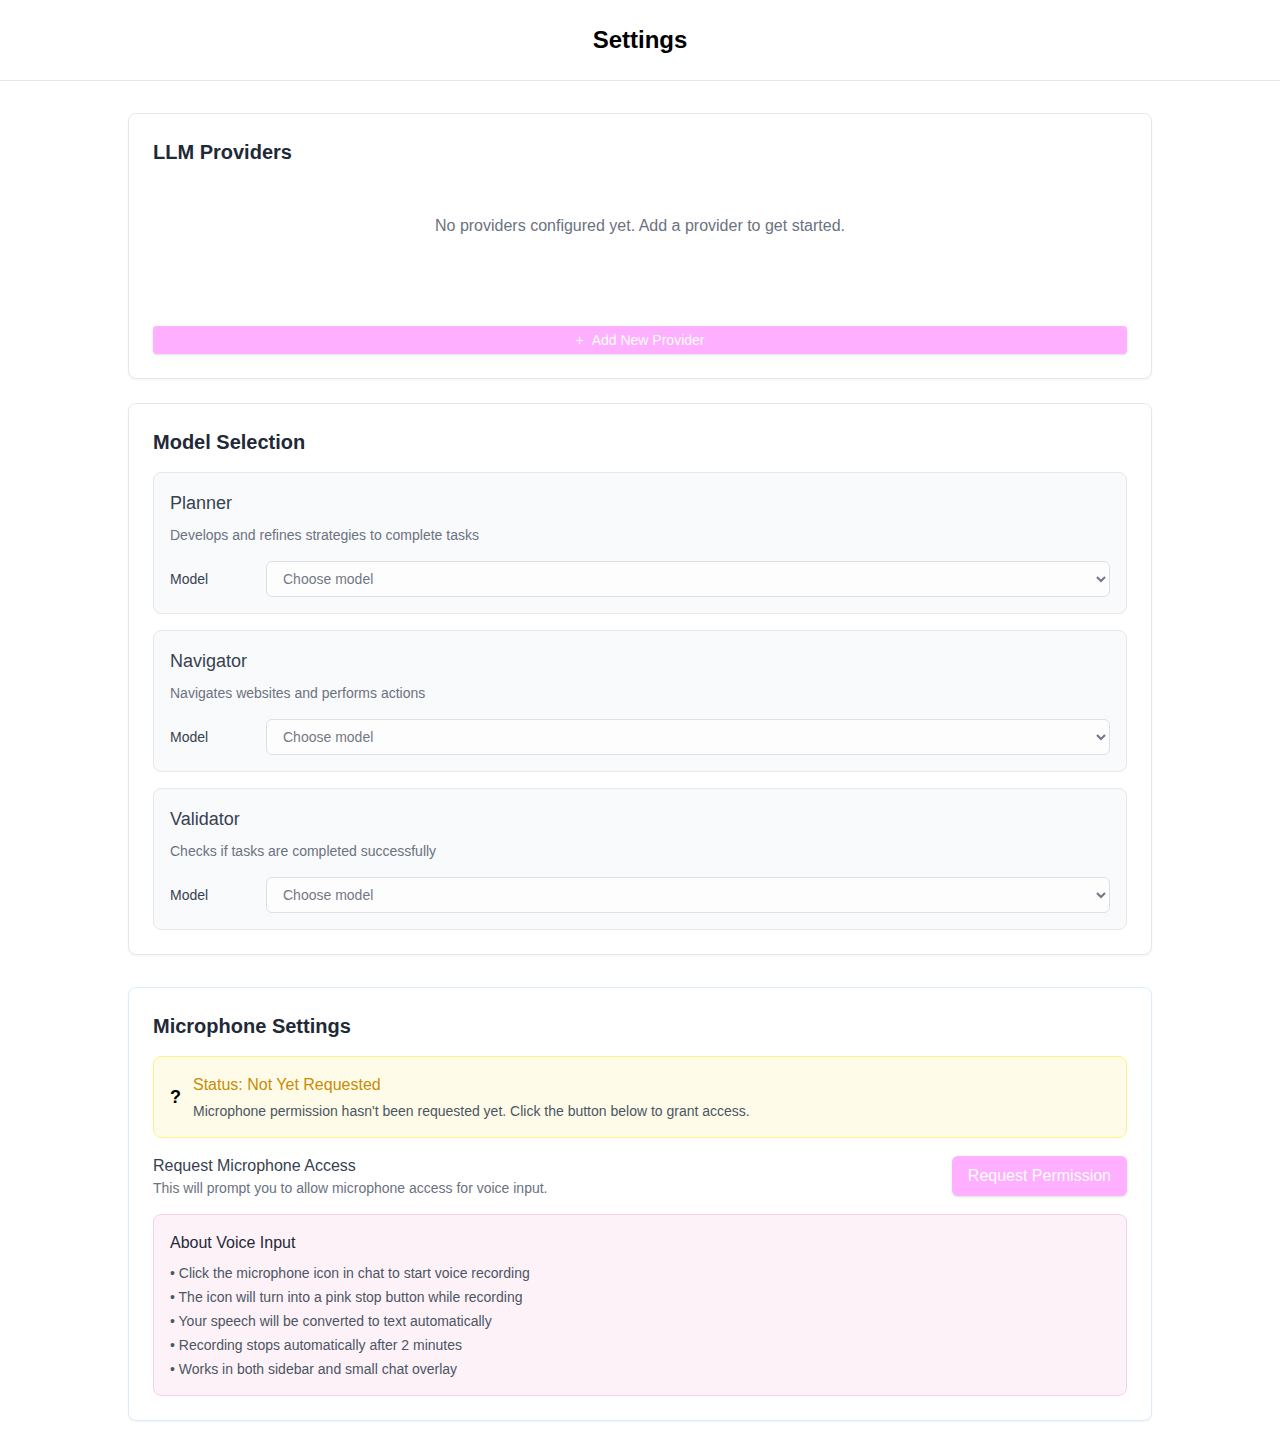
<file: options/index.html>
<!doctype html>
<html lang="en">
  <head>
    <meta charset="UTF-8" />
    <title>Options</title>
    <script type="module" crossorigin src="./assets/index-DQL1EUCe.js"></script>
    <link rel="stylesheet" crossorigin href="./assets/index-CjXLhO7X.css">
  </head>

  <body>
    <div id="app-container"></div>
  </body>
</html>
</file>
<file: options/assets/index-CjXLhO7X.css>
body{margin:0;font-family:-apple-system,BlinkMacSystemFont,Segoe UI,Roboto,Oxygen,Ubuntu,Cantarell,Fira Sans,Droid Sans,Helvetica Neue,sans-serif;-webkit-font-smoothing:antialiased;-moz-osx-font-smoothing:grayscale}*,:before,:after{--tw-border-spacing-x: 0;--tw-border-spacing-y: 0;--tw-translate-x: 0;--tw-translate-y: 0;--tw-rotate: 0;--tw-skew-x: 0;--tw-skew-y: 0;--tw-scale-x: 1;--tw-scale-y: 1;--tw-pan-x: ;--tw-pan-y: ;--tw-pinch-zoom: ;--tw-scroll-snap-strictness: proximity;--tw-gradient-from-position: ;--tw-gradient-via-position: ;--tw-gradient-to-position: ;--tw-ordinal: ;--tw-slashed-zero: ;--tw-numeric-figure: ;--tw-numeric-spacing: ;--tw-numeric-fraction: ;--tw-ring-inset: ;--tw-ring-offset-width: 0px;--tw-ring-offset-color: #fff;--tw-ring-color: rgb(59 130 246 / .5);--tw-ring-offset-shadow: 0 0 #0000;--tw-ring-shadow: 0 0 #0000;--tw-shadow: 0 0 #0000;--tw-shadow-colored: 0 0 #0000;--tw-blur: ;--tw-brightness: ;--tw-contrast: ;--tw-grayscale: ;--tw-hue-rotate: ;--tw-invert: ;--tw-saturate: ;--tw-sepia: ;--tw-drop-shadow: ;--tw-backdrop-blur: ;--tw-backdrop-brightness: ;--tw-backdrop-contrast: ;--tw-backdrop-grayscale: ;--tw-backdrop-hue-rotate: ;--tw-backdrop-invert: ;--tw-backdrop-opacity: ;--tw-backdrop-saturate: ;--tw-backdrop-sepia: ;--tw-contain-size: ;--tw-contain-layout: ;--tw-contain-paint: ;--tw-contain-style: }::backdrop{--tw-border-spacing-x: 0;--tw-border-spacing-y: 0;--tw-translate-x: 0;--tw-translate-y: 0;--tw-rotate: 0;--tw-skew-x: 0;--tw-skew-y: 0;--tw-scale-x: 1;--tw-scale-y: 1;--tw-pan-x: ;--tw-pan-y: ;--tw-pinch-zoom: ;--tw-scroll-snap-strictness: proximity;--tw-gradient-from-position: ;--tw-gradient-via-position: ;--tw-gradient-to-position: ;--tw-ordinal: ;--tw-slashed-zero: ;--tw-numeric-figure: ;--tw-numeric-spacing: ;--tw-numeric-fraction: ;--tw-ring-inset: ;--tw-ring-offset-width: 0px;--tw-ring-offset-color: #fff;--tw-ring-color: rgb(59 130 246 / .5);--tw-ring-offset-shadow: 0 0 #0000;--tw-ring-shadow: 0 0 #0000;--tw-shadow: 0 0 #0000;--tw-shadow-colored: 0 0 #0000;--tw-blur: ;--tw-brightness: ;--tw-contrast: ;--tw-grayscale: ;--tw-hue-rotate: ;--tw-invert: ;--tw-saturate: ;--tw-sepia: ;--tw-drop-shadow: ;--tw-backdrop-blur: ;--tw-backdrop-brightness: ;--tw-backdrop-contrast: ;--tw-backdrop-grayscale: ;--tw-backdrop-hue-rotate: ;--tw-backdrop-invert: ;--tw-backdrop-opacity: ;--tw-backdrop-saturate: ;--tw-backdrop-sepia: ;--tw-contain-size: ;--tw-contain-layout: ;--tw-contain-paint: ;--tw-contain-style: }*,:before,:after{box-sizing:border-box;border-width:0;border-style:solid;border-color:#e5e7eb}:before,:after{--tw-content: ""}html,:host{line-height:1.5;-webkit-text-size-adjust:100%;-moz-tab-size:4;-o-tab-size:4;tab-size:4;font-family:ui-sans-serif,system-ui,sans-serif,"Apple Color Emoji","Segoe UI Emoji",Segoe UI Symbol,"Noto Color Emoji";font-feature-settings:normal;font-variation-settings:normal;-webkit-tap-highlight-color:transparent}body{margin:0;line-height:inherit}hr{height:0;color:inherit;border-top-width:1px}abbr:where([title]){-webkit-text-decoration:underline dotted;text-decoration:underline dotted}h1,h2,h3,h4,h5,h6{font-size:inherit;font-weight:inherit}a{color:inherit;text-decoration:inherit}b,strong{font-weight:bolder}code,kbd,samp,pre{font-family:ui-monospace,SFMono-Regular,Menlo,Monaco,Consolas,Liberation Mono,Courier New,monospace;font-feature-settings:normal;font-variation-settings:normal;font-size:1em}small{font-size:80%}sub,sup{font-size:75%;line-height:0;position:relative;vertical-align:baseline}sub{bottom:-.25em}sup{top:-.5em}table{text-indent:0;border-color:inherit;border-collapse:collapse}button,input,optgroup,select,textarea{font-family:inherit;font-feature-settings:inherit;font-variation-settings:inherit;font-size:100%;font-weight:inherit;line-height:inherit;letter-spacing:inherit;color:inherit;margin:0;padding:0}button,select{text-transform:none}button,input:where([type=button]),input:where([type=reset]),input:where([type=submit]){-webkit-appearance:button;background-color:transparent;background-image:none}:-moz-focusring{outline:auto}:-moz-ui-invalid{box-shadow:none}progress{vertical-align:baseline}::-webkit-inner-spin-button,::-webkit-outer-spin-button{height:auto}[type=search]{-webkit-appearance:textfield;outline-offset:-2px}::-webkit-search-decoration{-webkit-appearance:none}::-webkit-file-upload-button{-webkit-appearance:button;font:inherit}summary{display:list-item}blockquote,dl,dd,h1,h2,h3,h4,h5,h6,hr,figure,p,pre{margin:0}fieldset{margin:0;padding:0}legend{padding:0}ol,ul,menu{list-style:none;margin:0;padding:0}dialog{padding:0}textarea{resize:vertical}input::-moz-placeholder,textarea::-moz-placeholder{opacity:1;color:#9ca3af}input::placeholder,textarea::placeholder{opacity:1;color:#9ca3af}button,[role=button]{cursor:pointer}:disabled{cursor:default}img,svg,video,canvas,audio,iframe,embed,object{display:block;vertical-align:middle}img,video{max-width:100%;height:auto}[hidden]:where(:not([hidden=until-found])){display:none}.visible{visibility:visible}.absolute{position:absolute}.relative{position:relative}.right-2{right:.5rem}.top-1\/2{top:50%}.z-10{z-index:10}.mx-auto{margin-left:auto;margin-right:auto}.mb-2{margin-bottom:.5rem}.mb-4{margin-bottom:1rem}.ml-1{margin-left:.25rem}.ml-20{margin-left:5rem}.ml-4{margin-left:1rem}.mr-2{margin-right:.5rem}.mt-1{margin-top:.25rem}.mt-2{margin-top:.5rem}.mt-4{margin-top:1rem}.block{display:block}.flex{display:flex}.size-5{width:1.25rem;height:1.25rem}.min-h-\[42px\]{min-height:42px}.min-h-screen{min-height:100vh}.w-20{width:5rem}.w-24{width:6rem}.w-full{width:100%}.min-w-\[150px\]{min-width:150px}.min-w-\[768px\]{min-width:768px}.max-w-screen-lg{max-width:1024px}.flex-1{flex:1 1 0%}.flex-shrink-0{flex-shrink:0}.-translate-y-1\/2{--tw-translate-y: -50%;transform:translate(var(--tw-translate-x),var(--tw-translate-y)) rotate(var(--tw-rotate)) skew(var(--tw-skew-x)) skewY(var(--tw-skew-y)) scaleX(var(--tw-scale-x)) scaleY(var(--tw-scale-y))}.scale-105{--tw-scale-x: 1.05;--tw-scale-y: 1.05;transform:translate(var(--tw-translate-x),var(--tw-translate-y)) rotate(var(--tw-rotate)) skew(var(--tw-skew-x)) skewY(var(--tw-skew-y)) scaleX(var(--tw-scale-x)) scaleY(var(--tw-scale-y))}.cursor-not-allowed{cursor:not-allowed}.flex-col{flex-direction:column}.flex-wrap{flex-wrap:wrap}.items-start{align-items:flex-start}.items-center{align-items:center}.justify-center{justify-content:center}.justify-between{justify-content:space-between}.gap-2{gap:.5rem}.space-x-2>:not([hidden])~:not([hidden]){--tw-space-x-reverse: 0;margin-right:calc(.5rem * var(--tw-space-x-reverse));margin-left:calc(.5rem * calc(1 - var(--tw-space-x-reverse)))}.space-x-3>:not([hidden])~:not([hidden]){--tw-space-x-reverse: 0;margin-right:calc(.75rem * var(--tw-space-x-reverse));margin-left:calc(.75rem * calc(1 - var(--tw-space-x-reverse)))}.space-y-1>:not([hidden])~:not([hidden]){--tw-space-y-reverse: 0;margin-top:calc(.25rem * calc(1 - var(--tw-space-y-reverse)));margin-bottom:calc(.25rem * var(--tw-space-y-reverse))}.space-y-2>:not([hidden])~:not([hidden]){--tw-space-y-reverse: 0;margin-top:calc(.5rem * calc(1 - var(--tw-space-y-reverse)));margin-bottom:calc(.5rem * var(--tw-space-y-reverse))}.space-y-3>:not([hidden])~:not([hidden]){--tw-space-y-reverse: 0;margin-top:calc(.75rem * calc(1 - var(--tw-space-y-reverse)));margin-bottom:calc(.75rem * var(--tw-space-y-reverse))}.space-y-4>:not([hidden])~:not([hidden]){--tw-space-y-reverse: 0;margin-top:calc(1rem * calc(1 - var(--tw-space-y-reverse)));margin-bottom:calc(1rem * var(--tw-space-y-reverse))}.space-y-6>:not([hidden])~:not([hidden]){--tw-space-y-reverse: 0;margin-top:calc(1.5rem * calc(1 - var(--tw-space-y-reverse)));margin-bottom:calc(1.5rem * var(--tw-space-y-reverse))}.space-y-8>:not([hidden])~:not([hidden]){--tw-space-y-reverse: 0;margin-top:calc(2rem * calc(1 - var(--tw-space-y-reverse)));margin-bottom:calc(2rem * var(--tw-space-y-reverse))}.overflow-hidden{overflow:hidden}.break-words{overflow-wrap:break-word}.rounded{border-radius:.25rem}.rounded-full{border-radius:9999px}.rounded-lg{border-radius:.5rem}.rounded-md{border-radius:.375rem}.border{border-width:1px}.border-b{border-bottom-width:1px}.border-t{border-top-width:1px}.border-none{border-style:none}.border-blue-100{--tw-border-opacity: 1;border-color:rgb(219 234 254 / var(--tw-border-opacity, 1))}.border-gray-200{--tw-border-opacity: 1;border-color:rgb(229 231 235 / var(--tw-border-opacity, 1))}.border-gray-300{--tw-border-opacity: 1;border-color:rgb(209 213 219 / var(--tw-border-opacity, 1))}.border-gray-600{--tw-border-opacity: 1;border-color:rgb(75 85 99 / var(--tw-border-opacity, 1))}.border-gray-700{--tw-border-opacity: 1;border-color:rgb(55 65 81 / var(--tw-border-opacity, 1))}.border-gray-800{--tw-border-opacity: 1;border-color:rgb(31 41 55 / var(--tw-border-opacity, 1))}.border-green-200{--tw-border-opacity: 1;border-color:rgb(187 247 208 / var(--tw-border-opacity, 1))}.border-pink-100{--tw-border-opacity: 1;border-color:rgb(252 231 243 / var(--tw-border-opacity, 1))}.border-pink-200{--tw-border-opacity: 1;border-color:rgb(251 207 232 / var(--tw-border-opacity, 1))}.border-pink-700{--tw-border-opacity: 1;border-color:rgb(190 24 93 / var(--tw-border-opacity, 1))}.border-red-200{--tw-border-opacity: 1;border-color:rgb(254 202 202 / var(--tw-border-opacity, 1))}.border-red-300{--tw-border-opacity: 1;border-color:rgb(252 165 165 / var(--tw-border-opacity, 1))}.border-red-700{--tw-border-opacity: 1;border-color:rgb(185 28 28 / var(--tw-border-opacity, 1))}.border-slate-600{--tw-border-opacity: 1;border-color:rgb(71 85 105 / var(--tw-border-opacity, 1))}.border-slate-700{--tw-border-opacity: 1;border-color:rgb(51 65 85 / var(--tw-border-opacity, 1))}.border-yellow-200{--tw-border-opacity: 1;border-color:rgb(254 240 138 / var(--tw-border-opacity, 1))}.bg-\[\#FFAFFF\]{--tw-bg-opacity: 1;background-color:rgb(255 175 255 / var(--tw-bg-opacity, 1))}.bg-black{--tw-bg-opacity: 1;background-color:rgb(0 0 0 / var(--tw-bg-opacity, 1))}.bg-blue-500{--tw-bg-opacity: 1;background-color:rgb(59 130 246 / var(--tw-bg-opacity, 1))}.bg-blue-600{--tw-bg-opacity: 1;background-color:rgb(37 99 235 / var(--tw-bg-opacity, 1))}.bg-gray-100{--tw-bg-opacity: 1;background-color:rgb(243 244 246 / var(--tw-bg-opacity, 1))}.bg-gray-300{--tw-bg-opacity: 1;background-color:rgb(209 213 219 / var(--tw-bg-opacity, 1))}.bg-gray-400{--tw-bg-opacity: 1;background-color:rgb(156 163 175 / var(--tw-bg-opacity, 1))}.bg-gray-50{--tw-bg-opacity: 1;background-color:rgb(249 250 251 / var(--tw-bg-opacity, 1))}.bg-gray-600{--tw-bg-opacity: 1;background-color:rgb(75 85 99 / var(--tw-bg-opacity, 1))}.bg-gray-900{--tw-bg-opacity: 1;background-color:rgb(17 24 39 / var(--tw-bg-opacity, 1))}.bg-green-50{--tw-bg-opacity: 1;background-color:rgb(240 253 244 / var(--tw-bg-opacity, 1))}.bg-pink-100{--tw-bg-opacity: 1;background-color:rgb(252 231 243 / var(--tw-bg-opacity, 1))}.bg-pink-50{--tw-bg-opacity: 1;background-color:rgb(253 242 248 / var(--tw-bg-opacity, 1))}.bg-pink-50\/70{background-color:#fdf2f8b3}.bg-pink-900{--tw-bg-opacity: 1;background-color:rgb(131 24 67 / var(--tw-bg-opacity, 1))}.bg-red-300{--tw-bg-opacity: 1;background-color:rgb(252 165 165 / var(--tw-bg-opacity, 1))}.bg-red-400{--tw-bg-opacity: 1;background-color:rgb(248 113 113 / var(--tw-bg-opacity, 1))}.bg-red-50{--tw-bg-opacity: 1;background-color:rgb(254 242 242 / var(--tw-bg-opacity, 1))}.bg-red-500{--tw-bg-opacity: 1;background-color:rgb(239 68 68 / var(--tw-bg-opacity, 1))}.bg-red-600{--tw-bg-opacity: 1;background-color:rgb(220 38 38 / var(--tw-bg-opacity, 1))}.bg-slate-700{--tw-bg-opacity: 1;background-color:rgb(51 65 85 / var(--tw-bg-opacity, 1))}.bg-slate-800{--tw-bg-opacity: 1;background-color:rgb(30 41 59 / var(--tw-bg-opacity, 1))}.bg-transparent{background-color:transparent}.bg-white{--tw-bg-opacity: 1;background-color:rgb(255 255 255 / var(--tw-bg-opacity, 1))}.bg-yellow-50{--tw-bg-opacity: 1;background-color:rgb(254 252 232 / var(--tw-bg-opacity, 1))}.bg-opacity-70{--tw-bg-opacity: .7}.bg-opacity-80{--tw-bg-opacity: .8}.p-1{padding:.25rem}.p-2{padding:.5rem}.p-3{padding:.75rem}.p-4{padding:1rem}.p-6{padding:1.5rem}.p-8{padding:2rem}.px-1{padding-left:.25rem;padding-right:.25rem}.px-2{padding-left:.5rem;padding-right:.5rem}.px-3{padding-left:.75rem;padding-right:.75rem}.px-4{padding-left:1rem;padding-right:1rem}.px-8{padding-left:2rem;padding-right:2rem}.py-0\.5{padding-top:.125rem;padding-bottom:.125rem}.py-1{padding-top:.25rem;padding-bottom:.25rem}.py-2{padding-top:.5rem;padding-bottom:.5rem}.py-3{padding-top:.75rem;padding-bottom:.75rem}.py-6{padding-top:1.5rem;padding-bottom:1.5rem}.py-8{padding-top:2rem;padding-bottom:2rem}.pt-2{padding-top:.5rem}.pt-4{padding-top:1rem}.text-left{text-align:left}.text-center{text-align:center}.font-mono{font-family:ui-monospace,SFMono-Regular,Menlo,Monaco,Consolas,Liberation Mono,Courier New,monospace}.text-2xl{font-size:1.5rem;line-height:2rem}.text-base{font-size:1rem;line-height:1.5rem}.text-lg{font-size:1.125rem;line-height:1.75rem}.text-sm{font-size:.875rem;line-height:1.25rem}.text-xl{font-size:1.25rem;line-height:1.75rem}.text-xs{font-size:.75rem;line-height:1rem}.font-bold{font-weight:700}.font-medium{font-weight:500}.font-normal{font-weight:400}.font-semibold{font-weight:600}.italic{font-style:italic}.text-black{--tw-text-opacity: 1;color:rgb(0 0 0 / var(--tw-text-opacity, 1))}.text-emerald-400{--tw-text-opacity: 1;color:rgb(52 211 153 / var(--tw-text-opacity, 1))}.text-emerald-600{--tw-text-opacity: 1;color:rgb(5 150 105 / var(--tw-text-opacity, 1))}.text-gray-200{--tw-text-opacity: 1;color:rgb(229 231 235 / var(--tw-text-opacity, 1))}.text-gray-300{--tw-text-opacity: 1;color:rgb(209 213 219 / var(--tw-text-opacity, 1))}.text-gray-400{--tw-text-opacity: 1;color:rgb(156 163 175 / var(--tw-text-opacity, 1))}.text-gray-500{--tw-text-opacity: 1;color:rgb(107 114 128 / var(--tw-text-opacity, 1))}.text-gray-600{--tw-text-opacity: 1;color:rgb(75 85 99 / var(--tw-text-opacity, 1))}.text-gray-700{--tw-text-opacity: 1;color:rgb(55 65 81 / var(--tw-text-opacity, 1))}.text-gray-800{--tw-text-opacity: 1;color:rgb(31 41 55 / var(--tw-text-opacity, 1))}.text-green-600{--tw-text-opacity: 1;color:rgb(22 163 74 / var(--tw-text-opacity, 1))}.text-pink-100{--tw-text-opacity: 1;color:rgb(252 231 243 / var(--tw-text-opacity, 1))}.text-pink-300{--tw-text-opacity: 1;color:rgb(249 168 212 / var(--tw-text-opacity, 1))}.text-pink-400{--tw-text-opacity: 1;color:rgb(244 114 182 / var(--tw-text-opacity, 1))}.text-pink-600{--tw-text-opacity: 1;color:rgb(219 39 119 / var(--tw-text-opacity, 1))}.text-pink-800{--tw-text-opacity: 1;color:rgb(157 23 77 / var(--tw-text-opacity, 1))}.text-red-100{--tw-text-opacity: 1;color:rgb(254 226 226 / var(--tw-text-opacity, 1))}.text-red-400{--tw-text-opacity: 1;color:rgb(248 113 113 / var(--tw-text-opacity, 1))}.text-red-500{--tw-text-opacity: 1;color:rgb(239 68 68 / var(--tw-text-opacity, 1))}.text-red-600{--tw-text-opacity: 1;color:rgb(220 38 38 / var(--tw-text-opacity, 1))}.text-teal-300{--tw-text-opacity: 1;color:rgb(94 234 212 / var(--tw-text-opacity, 1))}.text-teal-700{--tw-text-opacity: 1;color:rgb(15 118 110 / var(--tw-text-opacity, 1))}.text-white{--tw-text-opacity: 1;color:rgb(255 255 255 / var(--tw-text-opacity, 1))}.text-yellow-600{--tw-text-opacity: 1;color:rgb(202 138 4 / var(--tw-text-opacity, 1))}.opacity-50{opacity:.5}.shadow{--tw-shadow: 0 1px 3px 0 rgb(0 0 0 / .1), 0 1px 2px -1px rgb(0 0 0 / .1);--tw-shadow-colored: 0 1px 3px 0 var(--tw-shadow-color), 0 1px 2px -1px var(--tw-shadow-color);box-shadow:var(--tw-ring-offset-shadow, 0 0 #0000),var(--tw-ring-shadow, 0 0 #0000),var(--tw-shadow)}.shadow-sm{--tw-shadow: 0 1px 2px 0 rgb(0 0 0 / .05);--tw-shadow-colored: 0 1px 2px 0 var(--tw-shadow-color);box-shadow:var(--tw-ring-offset-shadow, 0 0 #0000),var(--tw-ring-shadow, 0 0 #0000),var(--tw-shadow)}.outline-none{outline:2px solid transparent;outline-offset:2px}.filter{filter:var(--tw-blur) var(--tw-brightness) var(--tw-contrast) var(--tw-grayscale) var(--tw-hue-rotate) var(--tw-invert) var(--tw-saturate) var(--tw-sepia) var(--tw-drop-shadow)}.transition-all{transition-property:all;transition-timing-function:cubic-bezier(.4,0,.2,1);transition-duration:.15s}.transition-colors{transition-property:color,background-color,border-color,text-decoration-color,fill,stroke;transition-timing-function:cubic-bezier(.4,0,.2,1);transition-duration:.15s}.hover\:scale-105:hover{--tw-scale-x: 1.05;--tw-scale-y: 1.05;transform:translate(var(--tw-translate-x),var(--tw-translate-y)) rotate(var(--tw-rotate)) skew(var(--tw-skew-x)) skewY(var(--tw-skew-y)) scaleX(var(--tw-scale-x)) scaleY(var(--tw-scale-y))}.hover\:bg-\[\#E89FE8\]:hover{--tw-bg-opacity: 1;background-color:rgb(232 159 232 / var(--tw-bg-opacity, 1))}.hover\:bg-blue-600:hover{--tw-bg-opacity: 1;background-color:rgb(37 99 235 / var(--tw-bg-opacity, 1))}.hover\:bg-blue-700:hover{--tw-bg-opacity: 1;background-color:rgb(29 78 216 / var(--tw-bg-opacity, 1))}.hover\:bg-gray-400:hover{--tw-bg-opacity: 1;background-color:rgb(156 163 175 / var(--tw-bg-opacity, 1))}.hover\:bg-red-700:hover{--tw-bg-opacity: 1;background-color:rgb(185 28 28 / var(--tw-bg-opacity, 1))}.hover\:bg-opacity-90:hover{--tw-bg-opacity: .9}.hover\:text-gray-300:hover{--tw-text-opacity: 1;color:rgb(209 213 219 / var(--tw-text-opacity, 1))}.hover\:text-gray-700:hover{--tw-text-opacity: 1;color:rgb(55 65 81 / var(--tw-text-opacity, 1))}.hover\:text-pink-100:hover{--tw-text-opacity: 1;color:rgb(252 231 243 / var(--tw-text-opacity, 1))}.hover\:text-pink-300:hover{--tw-text-opacity: 1;color:rgb(249 168 212 / var(--tw-text-opacity, 1))}.hover\:text-pink-800:hover{--tw-text-opacity: 1;color:rgb(157 23 77 / var(--tw-text-opacity, 1))}.focus\:border-pink-400:focus{--tw-border-opacity: 1;border-color:rgb(244 114 182 / var(--tw-border-opacity, 1))}.focus\:border-pink-500:focus{--tw-border-opacity: 1;border-color:rgb(236 72 153 / var(--tw-border-opacity, 1))}.focus\:border-red-400:focus{--tw-border-opacity: 1;border-color:rgb(248 113 113 / var(--tw-border-opacity, 1))}.focus\:border-red-600:focus{--tw-border-opacity: 1;border-color:rgb(220 38 38 / var(--tw-border-opacity, 1))}.focus\:ring-2:focus{--tw-ring-offset-shadow: var(--tw-ring-inset) 0 0 0 var(--tw-ring-offset-width) var(--tw-ring-offset-color);--tw-ring-shadow: var(--tw-ring-inset) 0 0 0 calc(2px + var(--tw-ring-offset-width)) var(--tw-ring-color);box-shadow:var(--tw-ring-offset-shadow),var(--tw-ring-shadow),var(--tw-shadow, 0 0 #0000)}.focus\:ring-pink-200:focus{--tw-ring-opacity: 1;--tw-ring-color: rgb(251 207 232 / var(--tw-ring-opacity, 1))}.focus\:ring-pink-800:focus{--tw-ring-opacity: 1;--tw-ring-color: rgb(157 23 77 / var(--tw-ring-opacity, 1))}.focus\:ring-red-200:focus{--tw-ring-opacity: 1;--tw-ring-color: rgb(254 202 202 / var(--tw-ring-opacity, 1))}.focus\:ring-red-900:focus{--tw-ring-opacity: 1;--tw-ring-color: rgb(127 29 29 / var(--tw-ring-opacity, 1))}#app-container{text-align:center;width:100vw;height:100vh}.App-logo{height:40vmin;pointer-events:none}.App{width:100vw;height:100vh;font-size:calc(10px + 2vmin);display:flex;flex-direction:column;align-items:center;justify-content:center}code{background:#94a3b880;border-radius:.25rem;padding:.2rem .5rem}@media (prefers-color-scheme: dark){code{background:#9d174d66;color:#f9a8d4}.dark-mode-text{color:#e2e8f0!important}.dark-mode-bg{background-color:#1e293b!important}.dark-mode-border{border-color:#475569!important}}
</file>
